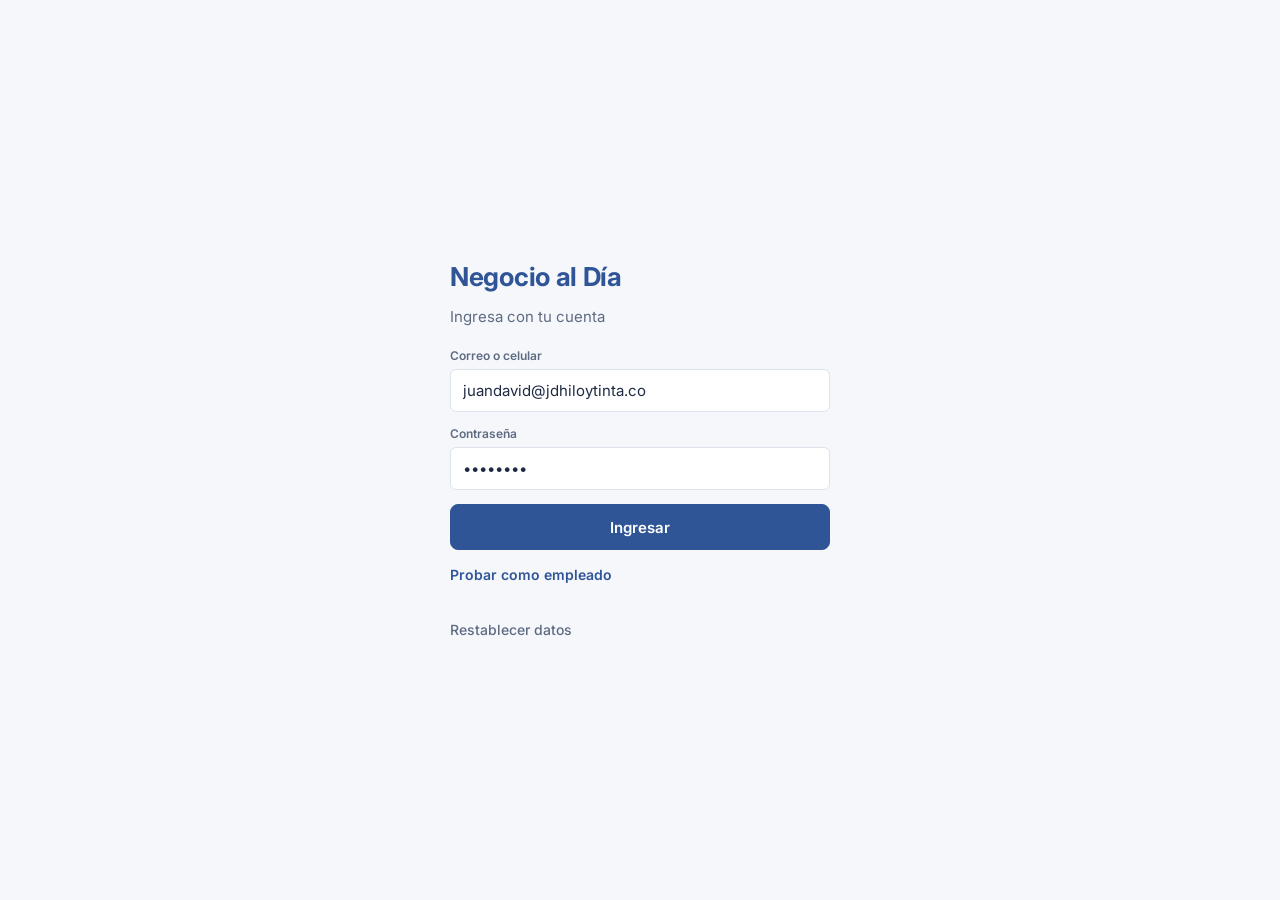
<file: index.html>
<!doctype html>
<html lang="es">
  <head>
    <meta charset="UTF-8" />
    <link rel="icon" type="image/svg+xml" href="./icono.svg" />
    <meta name="viewport" content="width=device-width, initial-scale=1.0, viewport-fit=cover" />
    <meta name="theme-color" content="#2F5597" />
    <link rel="manifest" href="./manifest.webmanifest" />
    <link rel="preconnect" href="https://fonts.googleapis.com" />
    <link rel="preconnect" href="https://fonts.gstatic.com" crossorigin />
    <link href="https://fonts.googleapis.com/css2?family=Inter:wght@400;500;600;700&display=swap" rel="stylesheet" />
    <title>Negocio al Día</title>
    <script type="module" crossorigin src="./assets/index-n28KAUjg.js"></script>
    <link rel="stylesheet" crossorigin href="./assets/index-Cg7Na-y_.css">
  </head>
  <body>
    <div id="app"></div>
  </body>
</html>
</file>
<file: assets/index-Cg7Na-y_.css>
:root{--azul: #2F5597;--azul-osc: #223f72;--azul-claro: #DCE6F2;--azul-suave: #EEF3FA;--fondo: #F5F7FB;--tarjeta: #FFFFFF;--texto: #1F2A44;--suave: #5E6B82;--borde: #DDE3EC;--rojo: #C0392B;--rojo-claro: #FBEAE8;--amarillo: #B7791F;--amarillo-claro: #FDF3E1;--verde: #2E7D4F;--verde-claro: #E6F4EC;--radio: 8px;--sombra: none}*{box-sizing:border-box}html,body{margin:0;background:var(--fondo);color:var(--texto);font-family:Inter,system-ui,Arial,sans-serif;font-size:15px;-webkit-font-smoothing:antialiased}button,input,select,textarea{font:inherit;color:inherit}a{color:inherit;text-decoration:none}h1{font-size:26px;margin:0;letter-spacing:-.3px}h2{font-size:16px;margin:22px 0 10px}.suave{color:var(--suave)}.peq{font-size:13px}.negrita{font-weight:700}.derecha{text-align:right}.fila{display:flex;align-items:center;gap:10px}.entre{display:flex;align-items:center;justify-content:space-between;gap:10px}.columna{display:flex;flex-direction:column;gap:10px}.crece{flex:1;min-width:0}.app{min-height:100vh}.contenido{padding:16px 16px 96px;max-width:760px;margin:0 auto}.encabezado{display:flex;align-items:flex-start;justify-content:space-between;gap:12px;margin:6px 0 16px}.encabezado .negocio{font-size:12px;font-weight:600;color:var(--suave);margin-bottom:4px}.avatar{width:36px;height:36px;border-radius:50%;background:#e9edf4;color:var(--texto);display:grid;place-items:center;font-weight:700;font-size:13px;border:none;cursor:pointer;flex:none}.atras{width:38px;height:38px;border-radius:50%;border:1px solid var(--borde);background:var(--tarjeta);display:grid;place-items:center;cursor:pointer;flex:none}.menu-inferior{position:fixed;bottom:0;left:0;right:0;background:var(--tarjeta);border-top:1px solid var(--borde);display:flex;padding-bottom:env(safe-area-inset-bottom);z-index:20}.menu-inferior a{flex:1;display:flex;flex-direction:column;align-items:center;gap:3px;padding:9px 0 10px;font-size:11px;color:var(--suave);font-weight:500}.menu-inferior a.router-link-active{color:var(--azul);font-weight:700}.menu-lateral{display:none}@media(min-width:900px){.menu-inferior{display:none}.menu-lateral{display:flex;flex-direction:column;position:fixed;top:0;bottom:0;left:0;width:240px;background:var(--tarjeta);border-right:1px solid var(--borde);padding:22px 14px;gap:4px;z-index:20}.menu-lateral .marca{padding:0 12px 20px}.menu-lateral .marca .producto{font-size:18px;font-weight:700;letter-spacing:-.3px;color:var(--azul);margin-bottom:10px}.menu-lateral a{display:flex;align-items:center;gap:10px;padding:10px 12px;border-radius:10px;color:var(--suave);font-weight:500}.menu-lateral a.router-link-active{background:var(--azul);color:#fff;font-weight:600}.menu-lateral .pie{margin-top:auto;padding:0 8px}.con-menu .contenido{margin-left:240px;max-width:1100px;padding:28px 40px 40px}.dos-col{display:grid;grid-template-columns:1.15fr 1fr;gap:24px;align-items:start}.tres-col{display:grid;grid-template-columns:repeat(3,1fr);gap:18px;align-items:start}}.tarjeta{background:var(--tarjeta);border:1px solid var(--borde);border-radius:var(--radio);padding:14px 16px}.tarjeta.click{cursor:pointer;transition:border-color .15s,transform .05s}.tarjeta.click:hover{background:#fafbfd}.tarjeta.click:active{transform:scale(.995)}.lista{display:flex;flex-direction:column;gap:10px}.resumenes{display:grid;grid-template-columns:repeat(3,1fr);gap:8px}.resumen{background:var(--tarjeta);border:1px solid var(--borde);border-radius:var(--radio);padding:12px;cursor:pointer}.resumen .cifra{font-size:20px;font-weight:700}.resumen .eti{font-size:12px;color:var(--suave);margin-top:2px}.resumen.alerta .cifra{color:var(--rojo)}.pedido{display:flex;gap:12px;position:relative;overflow:hidden}.punto-estado{display:inline-block;width:8px;height:8px;border-radius:50%;margin-right:6px;vertical-align:1px}.punto-estado.rojo{background:var(--rojo)}.punto-estado.amarillo{background:var(--amarillo)}.pedido .titulo{font-weight:600}.etiqueta{display:inline-block;font-size:13px;font-weight:500;color:var(--suave);white-space:nowrap}.etiqueta.rojo{color:var(--rojo);font-weight:600}.etiqueta.amarillo{color:var(--amarillo);font-weight:600}.etiqueta.verde,.etiqueta.gris{color:var(--suave)}.btn{display:inline-flex;align-items:center;justify-content:center;gap:8px;border-radius:var(--radio);padding:12px 16px;font-weight:600;border:1.5px solid var(--azul);background:var(--azul);color:#fff;cursor:pointer;min-height:46px}.btn:hover{background:var(--azul-osc)}.btn:active,.tarjeta.click:active{transform:scale(.98)}.btn{transition:background .15s,transform .08s}.btn.sec{background:var(--tarjeta);color:var(--azul)}.btn.sec:hover{background:var(--azul-suave)}.btn.peligro{background:var(--tarjeta);color:var(--rojo);border-color:#e9b6af}.btn.bloque{width:100%}.btn.chico{min-height:36px;padding:7px 12px;font-size:14px}.btn:disabled{opacity:.5;cursor:not-allowed}.enlace{color:var(--azul);font-weight:600;cursor:pointer;background:none;border:none;padding:0;font-size:14px}.campo{display:flex;flex-direction:column;gap:6px}.campo label{font-size:12px;font-weight:600;color:var(--suave)}.campo input,.campo select,.campo textarea{border:1px solid var(--borde);background:var(--tarjeta);border-radius:6px;padding:11px 12px;outline:none;width:100%}.campo textarea{resize:vertical;min-height:70px}.campo input:focus,.campo select:focus,.campo textarea:focus{border-color:var(--azul);box-shadow:0 0 0 3px var(--azul-claro)}.buscador{border:1px solid var(--borde);background:var(--tarjeta);border-radius:6px;padding:12px 16px;width:100%;outline:none}.buscador:focus{border-color:var(--azul);box-shadow:0 0 0 3px var(--azul-claro)}.filas .f{display:flex;justify-content:space-between;gap:10px;padding:6px 0;font-size:14px}.filas .f.total{font-weight:700;font-size:16px;border-top:1px solid var(--borde);margin-top:6px;padding-top:10px}.privado{background:var(--azul-suave);border-color:#cfdcef}.etapas{display:flex;align-items:flex-start;position:relative;margin:6px 0 4px}.etapas .linea{position:absolute;top:11px;left:12%;right:12%;height:3px;background:var(--borde)}.etapas .linea .hecho{height:100%;background:var(--azul)}.etapas .paso{flex:1;display:flex;flex-direction:column;align-items:center;gap:6px;font-size:12px;color:var(--suave);position:relative}.etapas .punto{width:24px;height:24px;border-radius:50%;background:var(--tarjeta);border:2px solid var(--borde);display:grid;place-items:center;color:#fff}.etapas .paso.hecho .punto{background:var(--azul);border-color:var(--azul)}.etapas .paso.actual .punto{border:3px solid var(--azul)}.etapas .paso.actual,.etapas .paso.hecho{color:var(--texto);font-weight:600}.pestanas{display:flex;gap:4px;overflow-x:auto;border-bottom:1px solid var(--borde);scrollbar-width:none}.pestanas button{border:none;border-bottom:2px solid transparent;background:none;padding:10px 12px;font-weight:500;font-size:14px;color:var(--suave);cursor:pointer;white-space:nowrap;margin-bottom:-1px}.pestanas button.activa{color:var(--texto);font-weight:600;border-bottom-color:var(--azul)}.nota{background:#f1f3f7;border-radius:6px;padding:10px 12px}.nota .de{font-size:12px;font-weight:500;color:var(--suave)}.referencia{width:110px;height:80px;border-radius:6px;background:#e4eaf3;display:grid;place-items:center;color:var(--azul);flex:none;cursor:pointer}.velo{position:fixed;top:0;right:0;bottom:0;left:0;background:#141c2d73;display:flex;align-items:flex-end;justify-content:center;z-index:50}.modal{background:var(--tarjeta);width:100%;max-width:520px;border-radius:12px 12px 0 0;padding:20px 18px calc(18px + env(safe-area-inset-bottom));max-height:88vh;overflow:auto}@media(min-width:640px){.velo{align-items:center}.modal{border-radius:12px}}.modal h3{margin:0 0 14px;font-size:18px}.aviso{position:fixed;left:50%;transform:translate(-50%);bottom:92px;background:#1f2a44;color:#fff;padding:12px 18px;border-radius:8px;font-weight:500;z-index:60;display:flex;gap:8px;align-items:center;box-shadow:0 6px 20px #0003;max-width:92vw}@media(min-width:900px){.aviso{bottom:28px}}.documento{background:#fff;border:1px solid var(--borde);border-radius:8px;padding:22px;box-shadow:var(--sombra)}.documento .cab{display:flex;justify-content:space-between;gap:12px;border-bottom:2px solid var(--azul);padding-bottom:14px;margin-bottom:14px}.documento .logo{width:54px;height:54px;border-radius:6px;background:var(--azul);color:#fff;display:grid;place-items:center;font-weight:700;font-size:18px;flex:none}.documento table{width:100%;border-collapse:collapse;font-size:14px}.documento th{text-align:left;font-size:12px;color:var(--suave);background:var(--azul-suave);padding:8px}.documento td{padding:9px 8px;border-bottom:1px solid var(--borde);vertical-align:top}@media print{body *{visibility:hidden}.documento,.documento *{visibility:visible}.documento{position:absolute;left:0;top:0;width:100%;border:none;box-shadow:none}}.panel{background:var(--tarjeta);border:1px solid var(--borde);border-radius:var(--radio);gap:0;overflow:hidden}.panel>.tarjeta{border:none;border-radius:0;border-top:1px solid var(--borde)}.panel>.tarjeta:first-child{border-top:none}.panel>p{margin:0;padding:14px 16px}.pedido{align-items:flex-start}.cal{width:46px;flex:none;text-align:center;border-radius:6px;background:var(--azul-suave);padding:6px 0 5px}.cal .d{font-size:20px;font-weight:800;line-height:1;color:var(--azul)}.cal .m{font-size:11px;font-weight:600;color:var(--azul);margin-top:2px}.cal.venc{background:var(--rojo-claro)}.cal.venc .d,.cal.venc .m{color:var(--rojo)}.cal.pronto{background:var(--amarillo-claro)}.cal.pronto .d,.cal.pronto .m{color:var(--amarillo)}.cal.listo{background:var(--verde-claro)}.cal.listo .d,.cal.listo .m{color:var(--verde)}.prog{display:flex;gap:3px;margin-top:9px}.prog i{flex:1;height:4px;border-radius:2px;background:var(--borde);transition:background .4s}.prog i.on{background:var(--azul)}.prog-l{font-size:11px;color:var(--suave);margin-top:3px}.cifra-grande{font-size:30px;font-weight:800;letter-spacing:-.5px;font-variant-numeric:tabular-nums;margin:2px 0}.barra-pago{height:8px;border-radius:4px;background:var(--borde);overflow:hidden;margin:10px 0 6px}.barra-pago i{display:block;height:100%;background:var(--verde);transition:width .5s}@media(prefers-reduced-motion:reduce){*{transition:none!important}}.fade-enter-active[data-v-8e312165],.fade-leave-active[data-v-8e312165]{transition:opacity .2s,transform .2s}.fade-enter-from[data-v-8e312165],.fade-leave-to[data-v-8e312165]{opacity:0;transform:translate(-50%,10px)}
</file>
